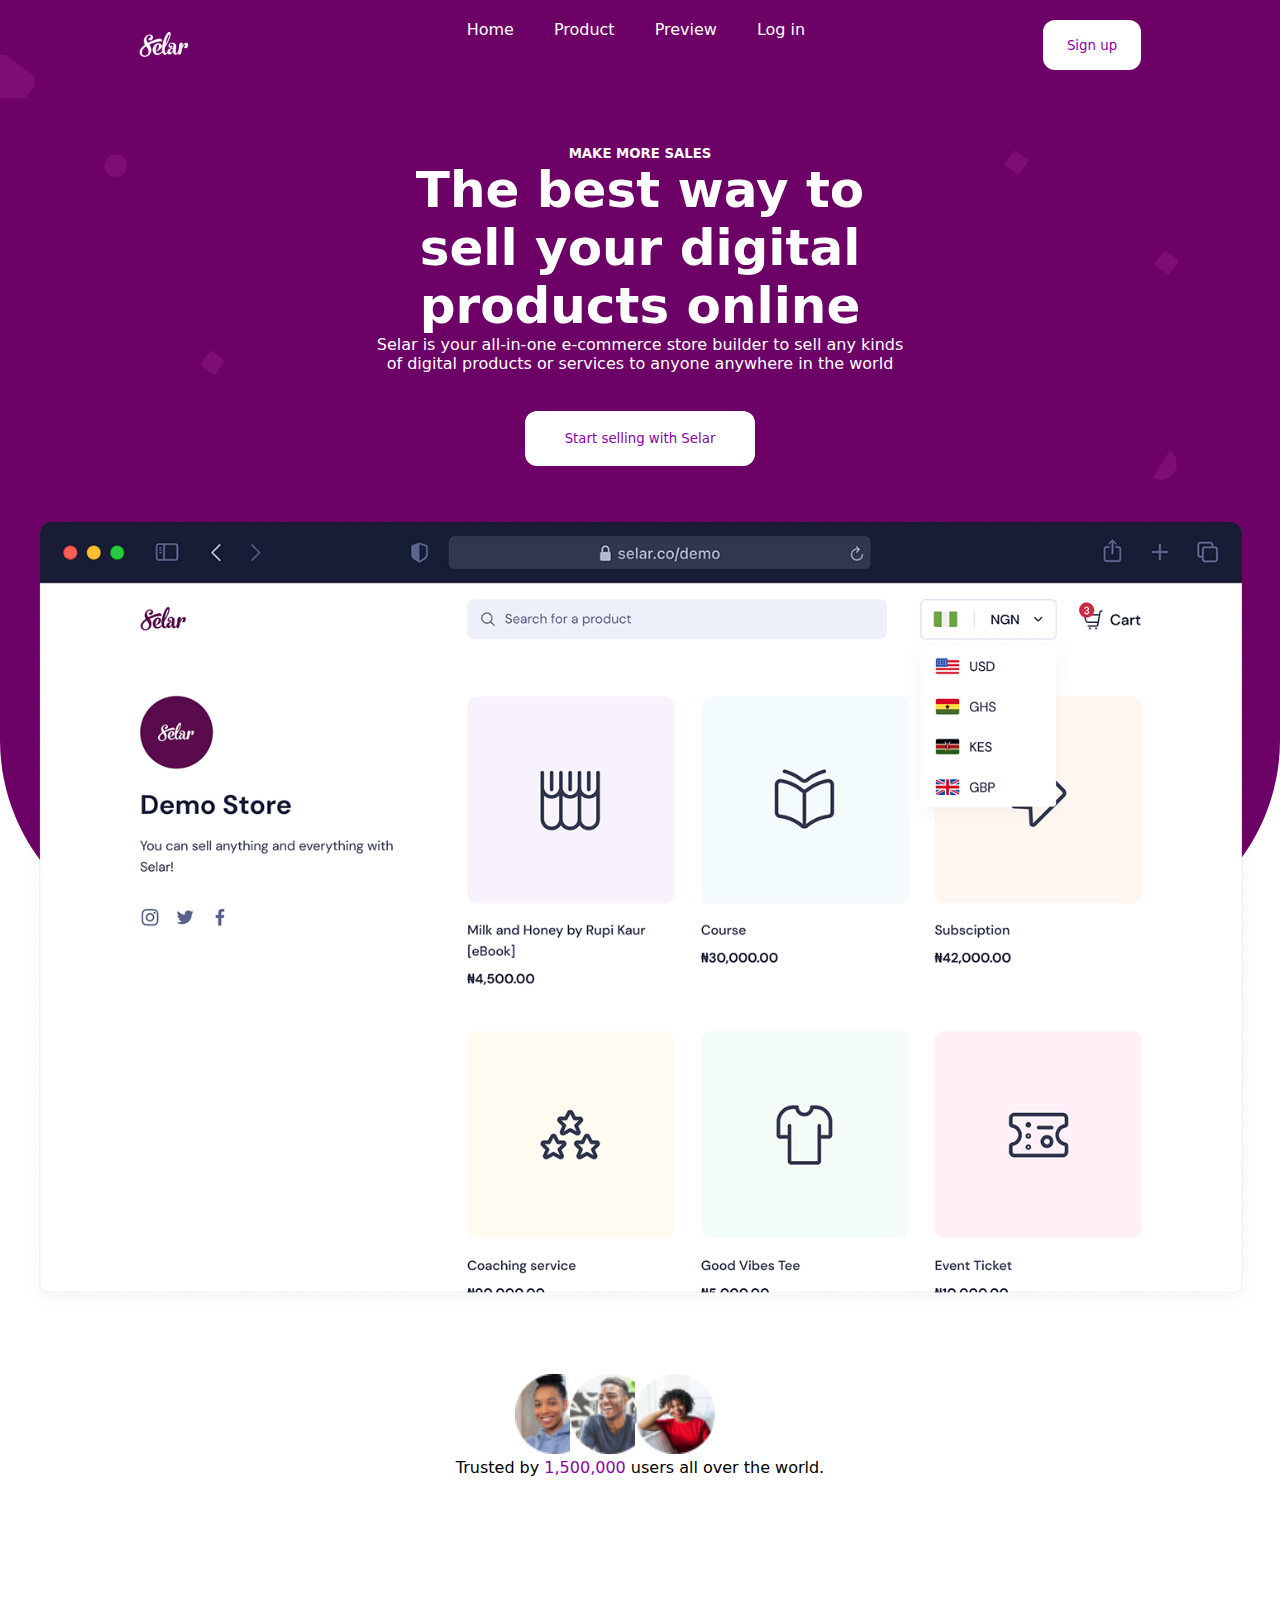
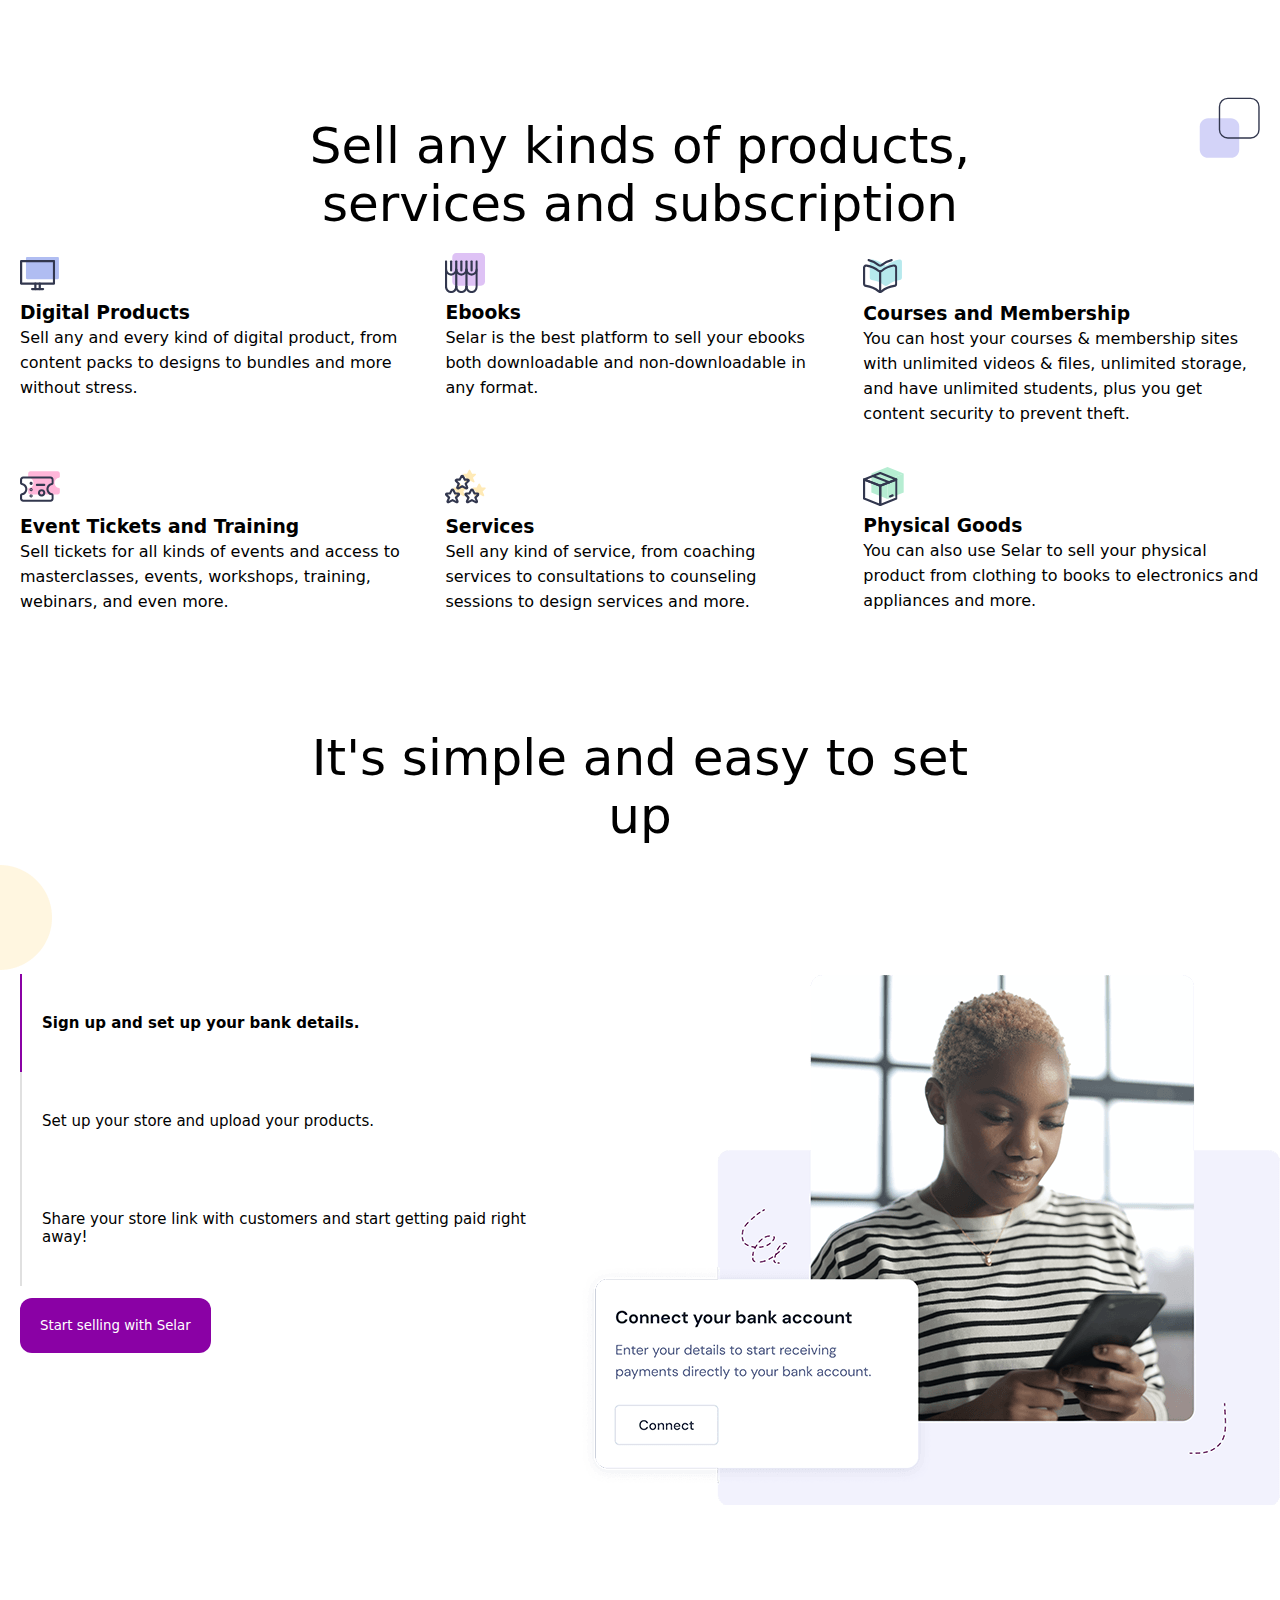
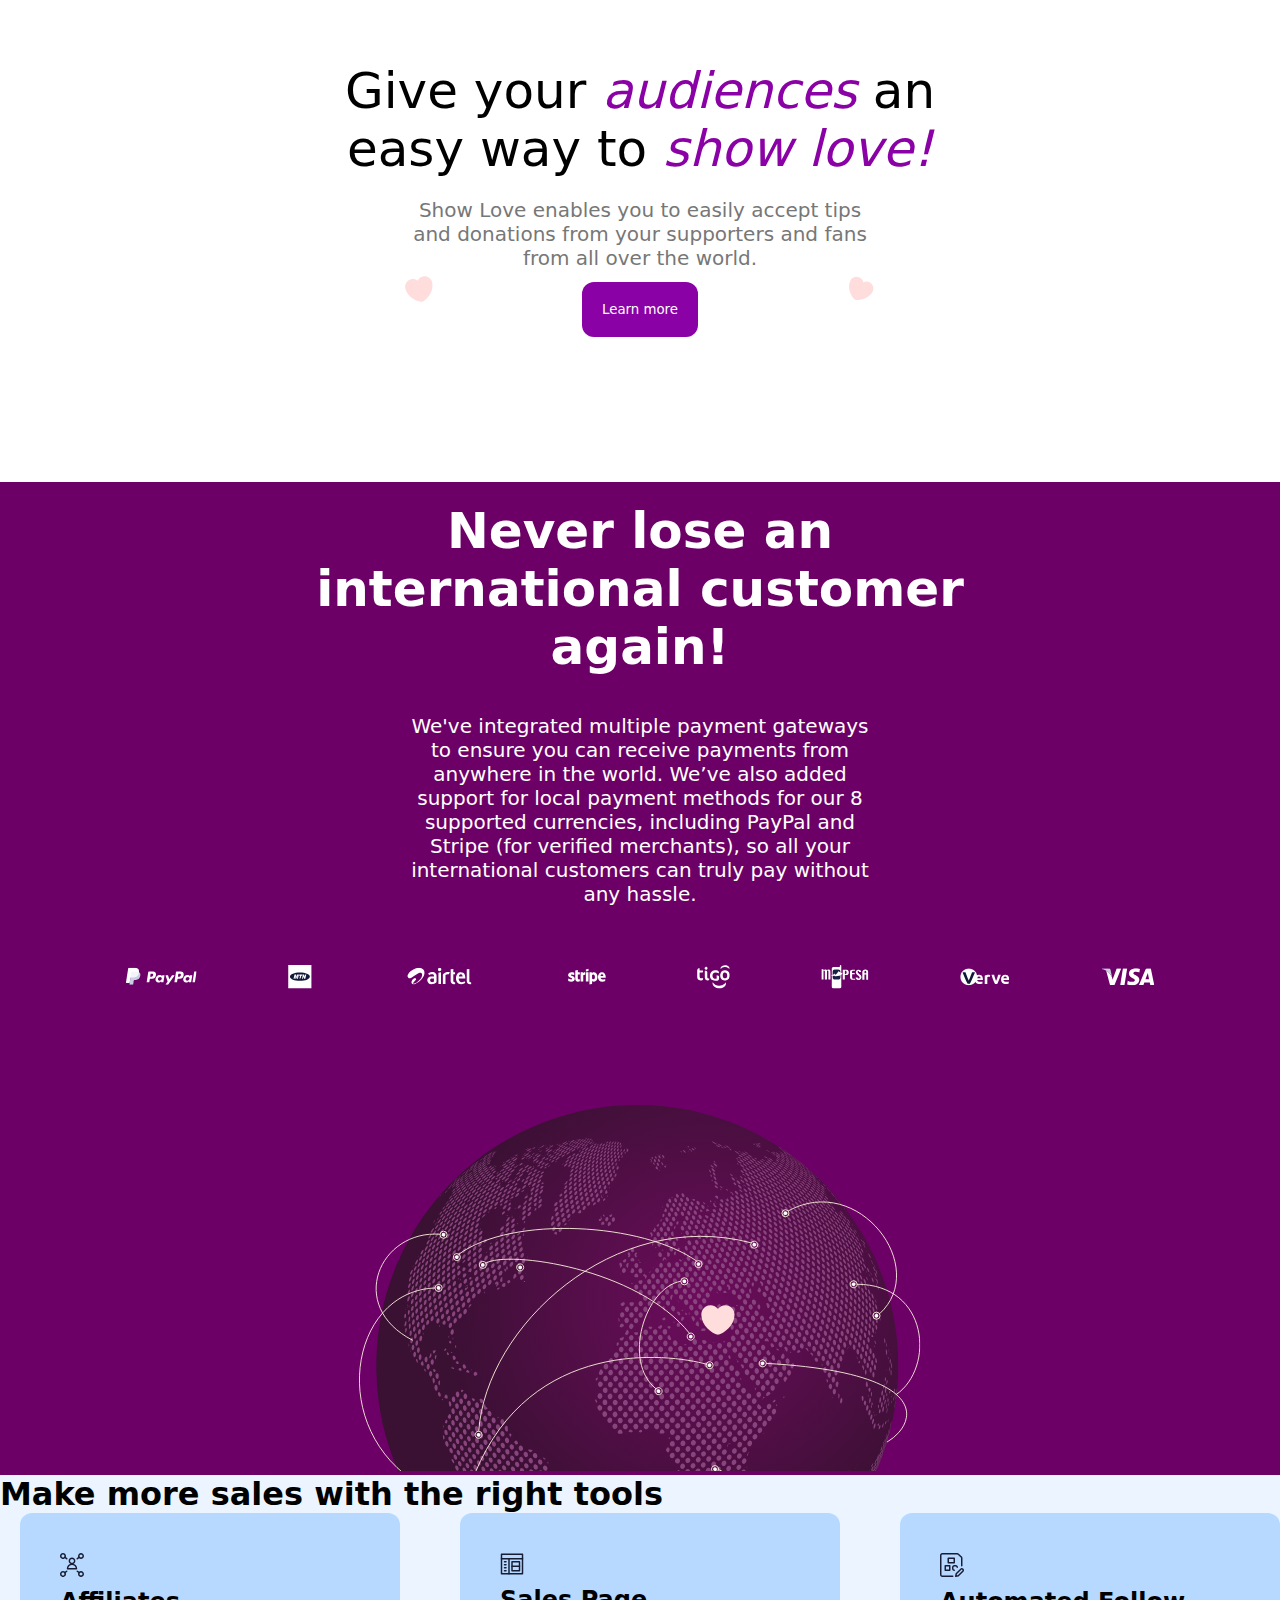
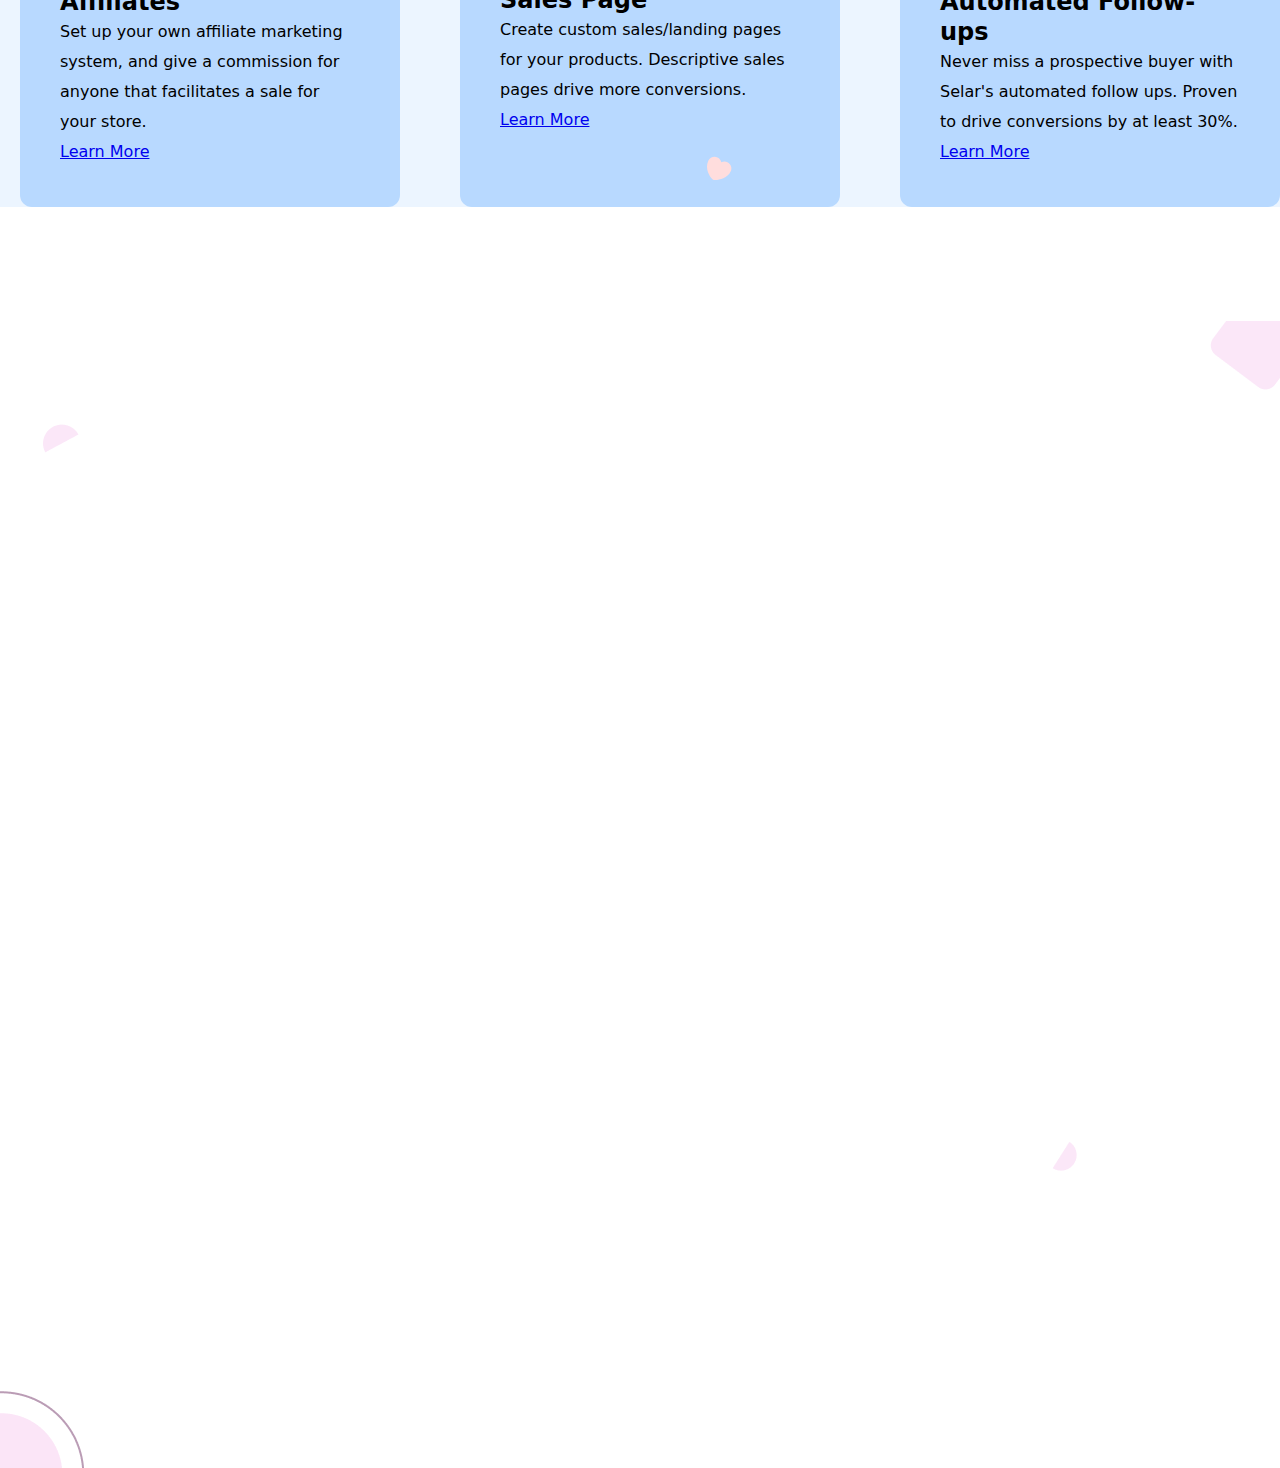
<file: index.html>
<!DOCTYPE html>
<html lang="en">
<head>
    <meta charset="UTF-8">
    <meta name="viewport" content="width=device-width, initial-scale=1.0">
    <title>The best way to sell digital product online-selar</title>
    <link rel="icon" type="image/x-icon" href="/images/fav.ico">
    <link rel="stylesheet" href="style.css">
</head>
<body>
    <section class="first">
        <nav>
            <img src="../images/selar-white-logo.png" alt="">
            <ul>
                <li><a href="./index.html">Home</a></li>
                <li><a href="../productPage/product.html">Product</a></li>
                <li><a href="../previewpage/preview.html">Preview</a></li>
                <li><a href="/verification/login.html">Log in</a></li>
            </ul>
            <button class="btn"><a href="/verification/signup.html" style="color:  rgb(138, 1, 165);" >Sign up</a></button>
        </nav>
        <br>
        <br>
        <br>
        <br>
        <div id="sale">  
            <h5>MAKE MORE SALES</h5>
            <h1>The best way to sell your digital products online</h1>
            <p>Selar is your all-in-one e-commerce store builder to sell any kinds of digital products or services 
            to anyone anywhere in the world</p>
            <br>
            <br>
            <button id="start"><a href="" style="color:  rgb(138, 1, 165);">Start selling with Selar</a></button>
        </div>
        <br>
        <br>
        <img class="hero" src="/images/hero_web.png" alt="">
        <img src="/images/home_bg1.png" alt="" class="bg1">
        <img src="/images/home_bg2.png" alt="" class="bg2">
        <img src="/images/home_bg2.png" alt="" class="bg22">
        <img src="/images/home_bg2.png" alt="" class="bg222">
        <img src="/images/home_bg3.png" alt="" class="bg3">
        <img src="/images/home_bg4.png" alt="" class="bg4">


        <br>
        <br>
        <br>
        <br>
        <div>
            <div id="set">
                <img src="/images/person_1.jpeg" alt="" class="img1">
                <img src="/images/person_2.jpeg" alt="" class="img2">
                <img src="/images/person_3.jpeg" alt="" class="img3">
            </div>
            <p>Trusted by <font style="color:  rgb(138, 1, 165);">1,500,000</font> users all over the world.</p>
        </div>
    </section> 
    <br> <br> <br>

    <section id="second">
        <img src="/images/shape1.svg" alt="" style="right: 20px; width: 80px; position: absolute;">
        <h2>Sell any kinds of products, services and subscription</h2>
        <div id="demo">

        </div>
        <br> <br> <br> <br> <br>
        <h2>It's simple and easy to set up</h2>
        <img src="/images/setup_bg_img.png" alt="">
        <div id="setup" style="display: flex;">
            <div>
                <h5 style="border-left: 2px solid rgb(138, 1, 165); padding: 40px 20px; font-size: 15px;">Sign up and set up your bank details.</h5>
                <p style="border-left: 2px solid rgb(224, 224, 224); padding: 40px 20px; font-size: 15px;">Set up your store and upload your products.</p>
                <p style="border-left: 2px solid rgb(224, 224, 224); padding: 40px 20px; font-size: 15px;">Share your store link with customers and start getting paid right away!</p>
                <button style="color:  white; background-color: rgb(138, 1, 165); margin: 12px 0; padding: 20px; border-radius: 12px; border: none;">Start selling with Selar</button>
            </div>
            <div><img src="/images/setup_img1.png" alt=""></div>
        </div>

        
        <br> <br> <br> <br> <br> <br> <br>
        <div style="text-align: center;">
            <h2 style="font-weight: 500;">Give your <em id="word" style="color: rgb(138, 1, 165);"></em> an easy way to <em style="color: rgb(138, 1, 165);">show love!</em></h2>
            <p style="color: rgb(119, 119, 119); font-size: 20px; padding: 0 400px;">Show Love enables you to easily accept tips and donations from your supporters and fans from all over the world.
            </p>
            <button style="color:  white; background-color: rgb(138, 1, 165); margin: 12px 0; padding: 20px; border-radius: 12px; border: none;">Learn more</button>
            <img src="/images/ani1.svg" alt="" class="ani1">
            <img src="/images/ani3.svg" alt="" class="ani3">
            <img src="/images/ani3.svg" alt="" class="ani33">
            <img src="/images/ani4.svg" alt="" class="ani4">
        </div>
    </section>
    <br> <br> <br> <br> <br> <br> <br>
    <section class="third">
        <h1 style="font-weight: 600; font-size: 50px; padding: 0 300px;">Never lose an international customer again!
        </h1> <br> <br>
        <p style="color: #ffff; font-size: 20px; padding: 0 400px;">We've integrated multiple payment gateways to 
            ensure you can receive payments from anywhere in the world. We’ve also added support for local payment 
            methods for our 8 supported currencies, including PayPal and Stripe (for verified merchants), so all your 
            international customers can truly pay without any hassle.

        </p> <br> <br>
        <div id="support"> 
            <img src="/images/paypal.svg" alt="">
            <img src="/images/mtn_logo.svg" alt="">
            <img src="/images/airtel_logo.svg" alt="">
            <img src="/images/stripe_logo.svg" alt="">
            <img src="/images/tigo_logo.svg" alt="">
            <img src="/images/mpesa.svg" alt="">
            <img src="/images/verve.svg" alt="">
            <img src="/images/visa.svg" alt="">
            
        </div>
        <br> <br> <br> <br><br>
        <img src="/images/globe.svg" alt="">
        <img src="/images/payment_img1.png" alt="" class="pay">
        <img src="/images/payment_img2.png" alt="" class="pay2">
        <img src="/images/payment_img3.png" alt="" class="pay3">
        <img src="/images/payment_img4.png" alt="" class="pay4">
    </section>
    <section class="forth">
        <h1>Make more sales with the right tools
        </h1>
        <div id="tools">

        </div>
    </section>
    


    <script src="script.js"></script>
</body>
</html
</file>
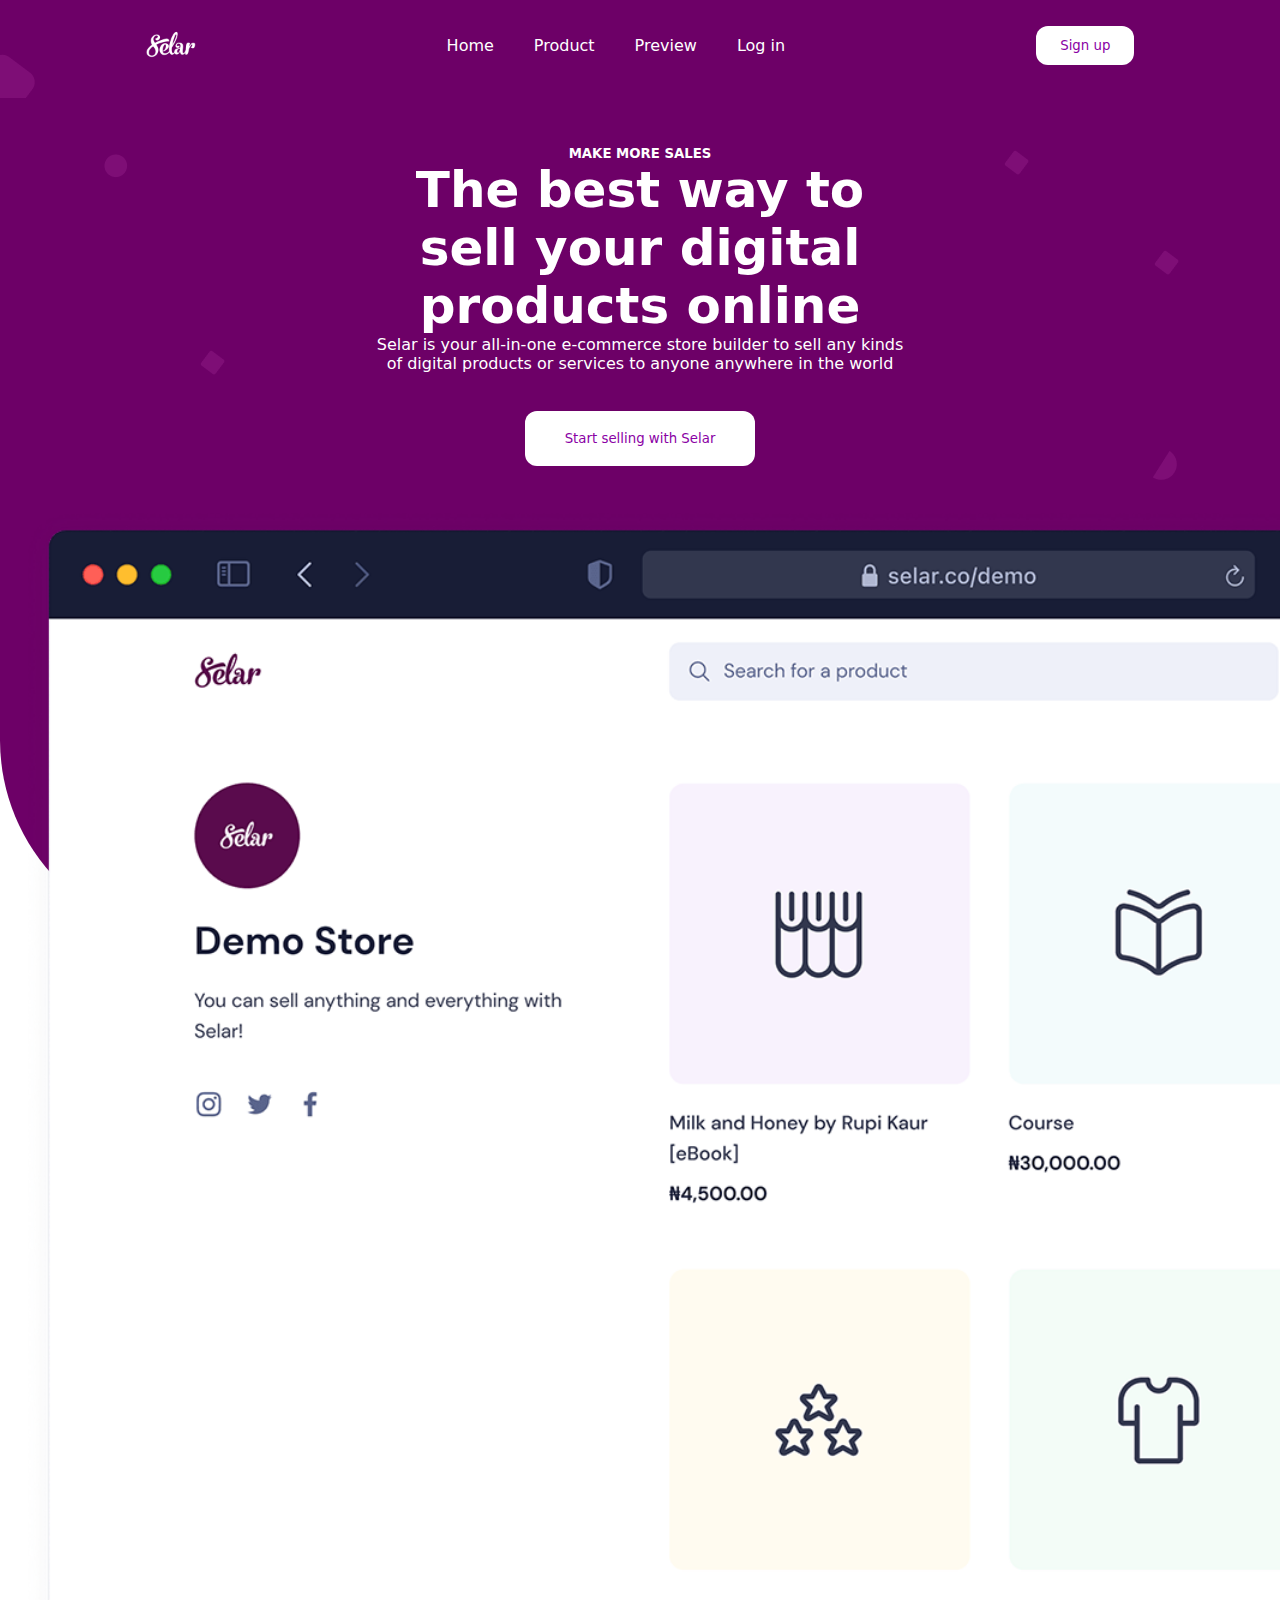
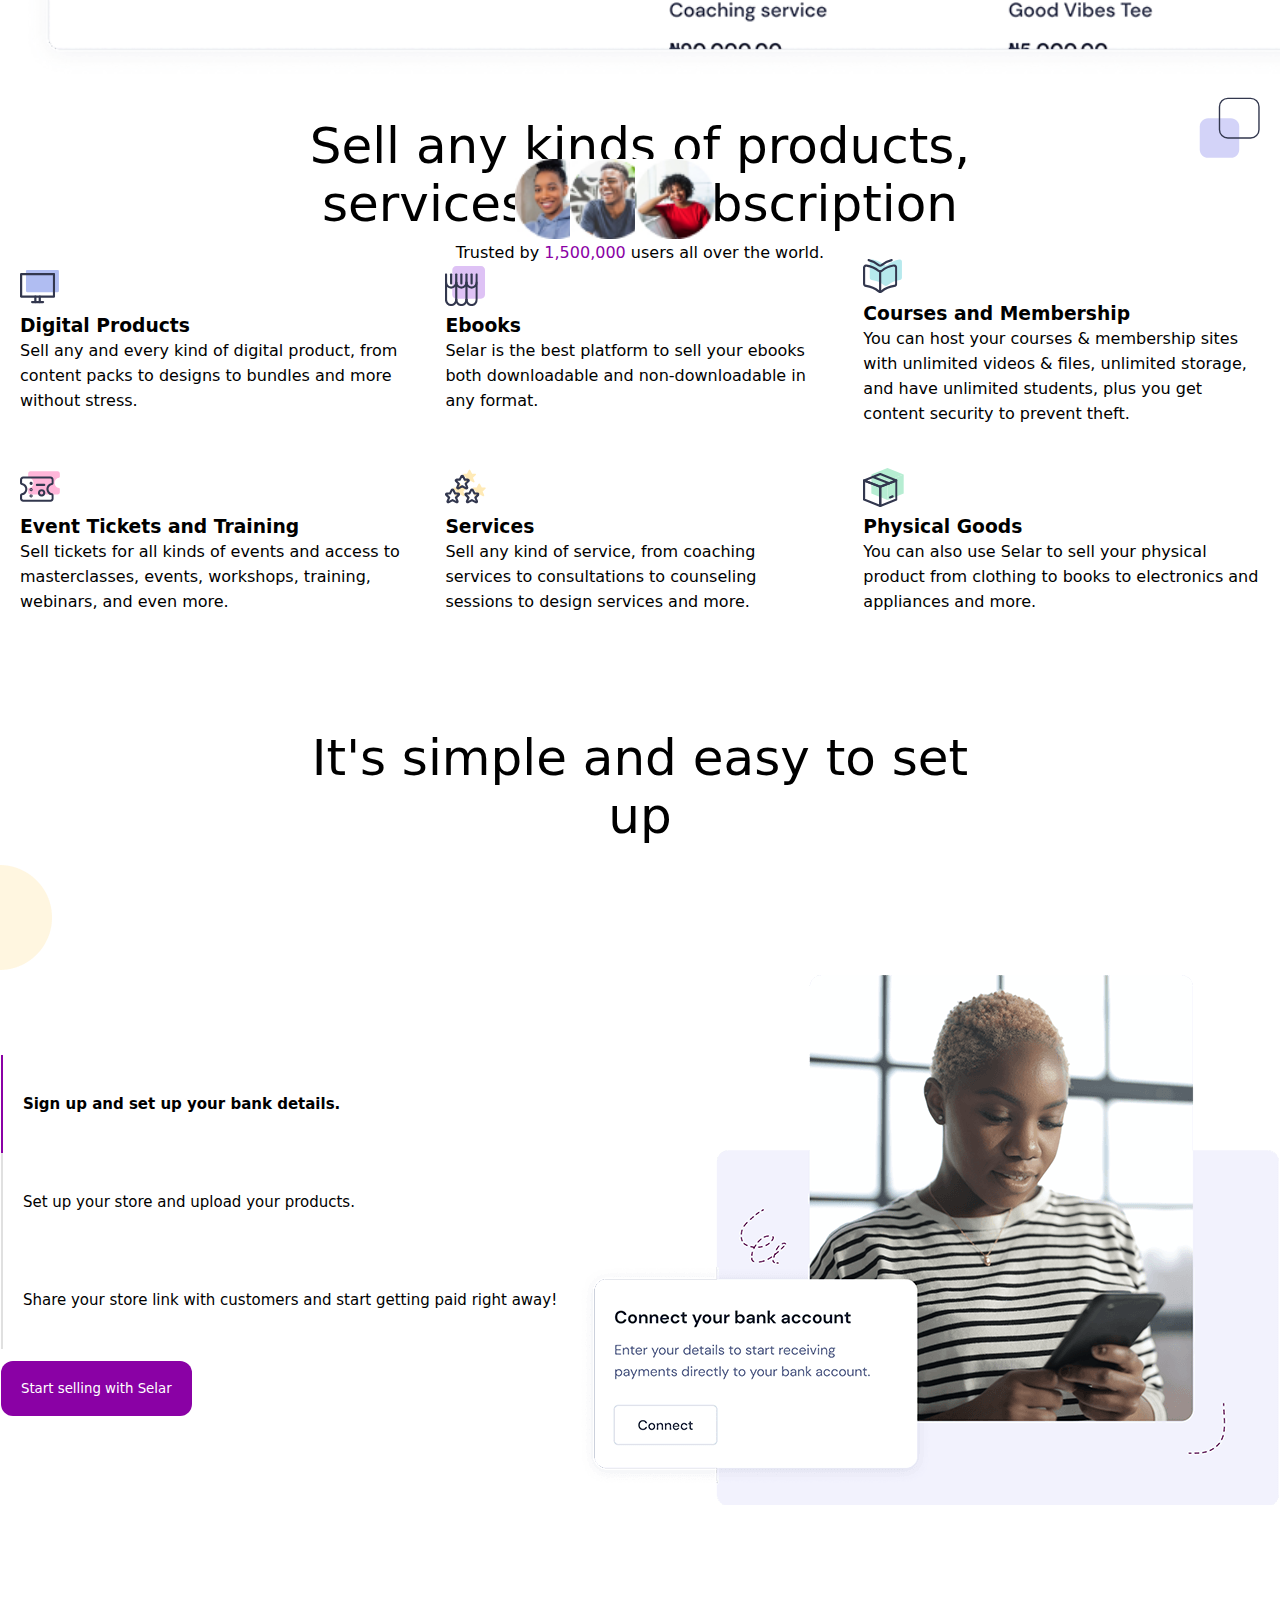
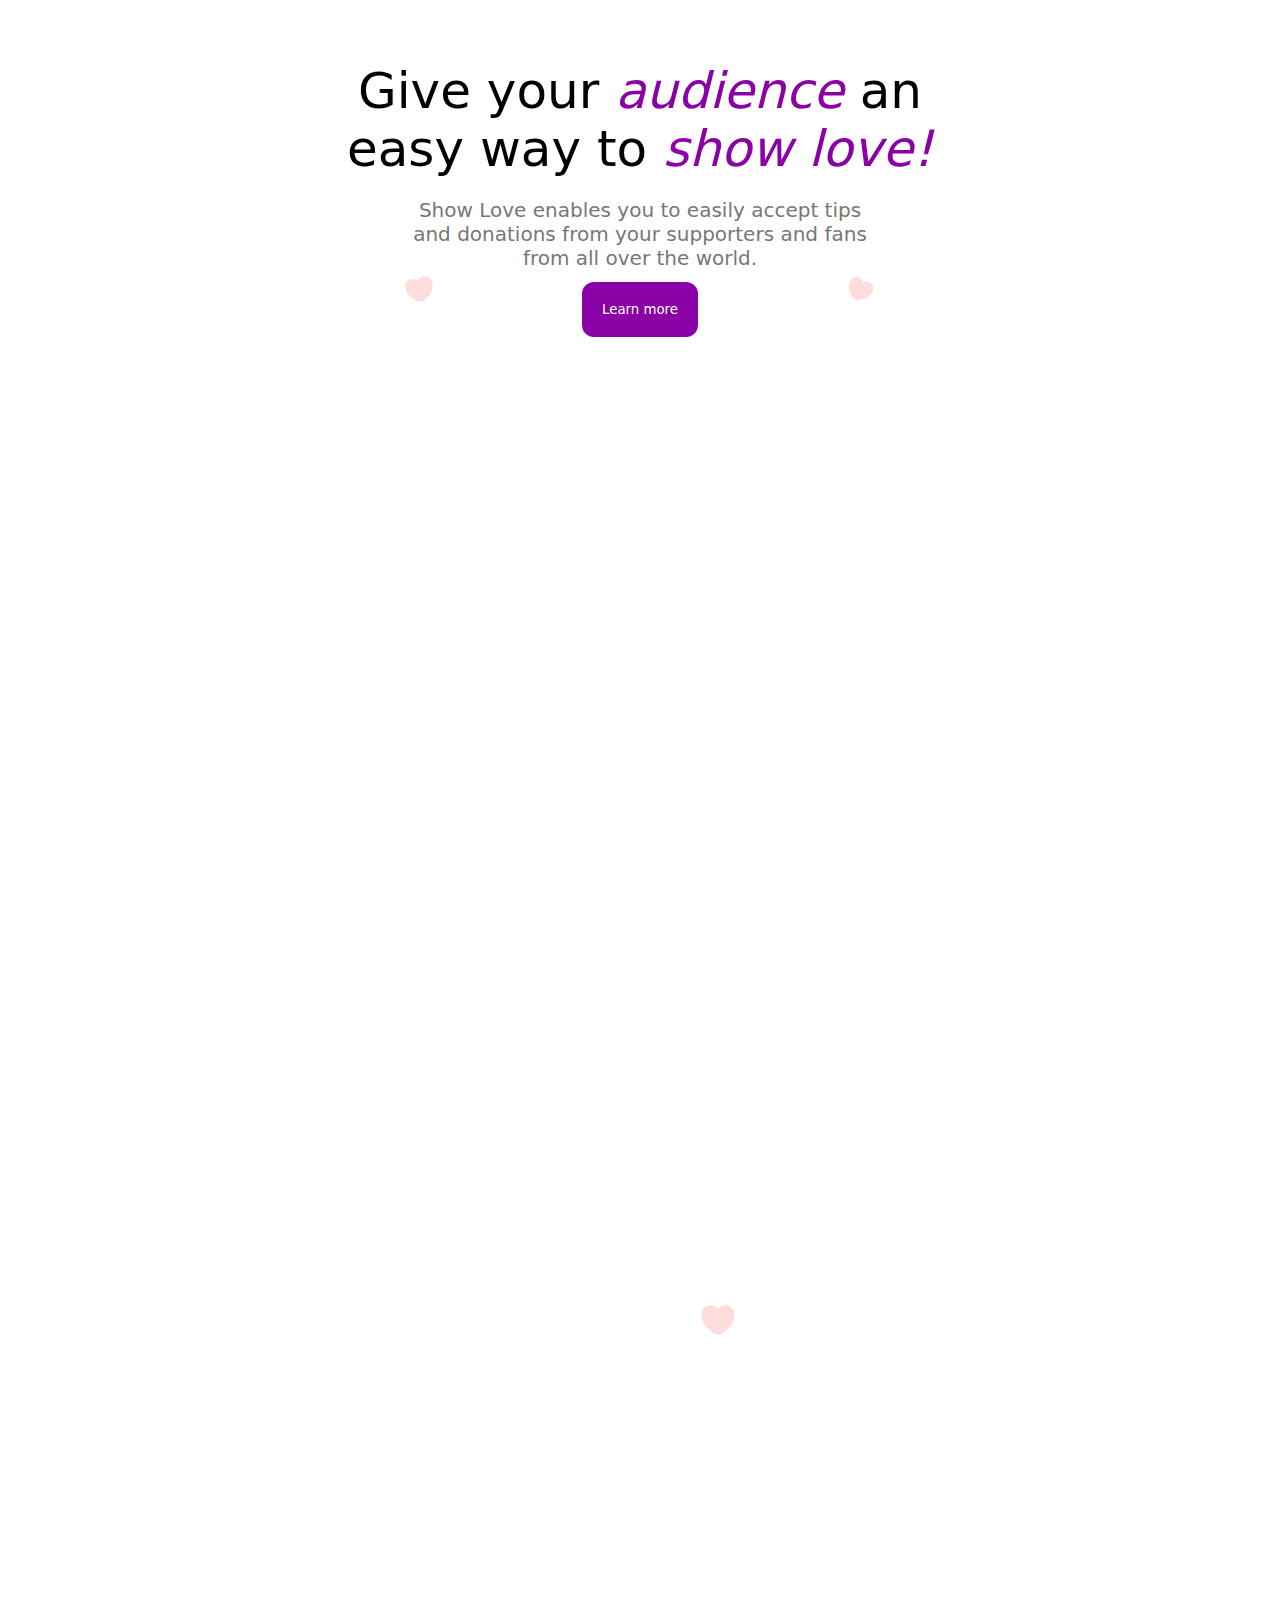
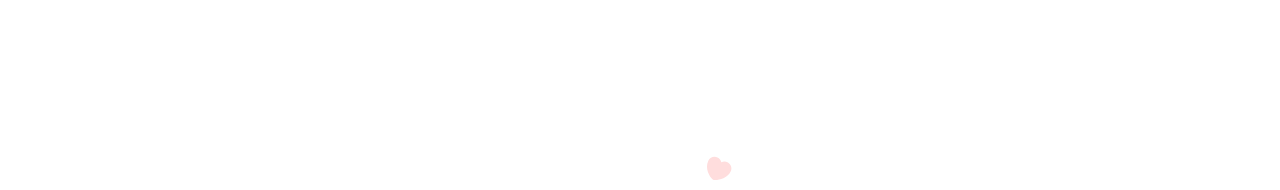
<file: homePage/index.html>
<!DOCTYPE html>
<html lang="en">
<head>
    <meta charset="UTF-8">
    <meta name="viewport" content="width=device-width, initial-scale=1.0">
    <title>The best way to sell digital product online-selar</title>
    <link rel="icon" type="image/x-icon" href="/images/fav.ico">
    <link rel="stylesheet" href="style.css">
</head>
<body>
    <section class="first">
        <nav>
            <img src="../images/selar-white-logo.png" alt="">
            <ul>
                <li><a href="./index.html">Home</a></li>
                <li><a href="../productPage/product.html">Product</a></li>
                <li><a href="../previewpage/preview.html">Preview</a></li>
                <li><a href="/verification/login.html">Log in</a></li>
            </ul>
            <button class="btn"><a href="/verification/signup.html" style="color:  rgb(138, 1, 165);" >Sign up</a></button>
        </nav>
        <br>
        <br>
        <br>
        <br>
        <div id="sale">  
            <h5>MAKE MORE SALES</h5>
            <h1>The best way to sell your digital products online</h1>
            <p>Selar is your all-in-one e-commerce store builder to sell any kinds of digital products or services 
            to anyone anywhere in the world</p>
            <br>
            <br>
            <button id="start"><a href="" style="color:  rgb(138, 1, 165);">Start selling with Selar</a></button>
        </div>
        <br>
        <br>
        <img class="hero" src="/images/hero_web.png" alt="">
        <img src="/images/home_bg1.png" alt="" class="bg1">
        <img src="/images/home_bg2.png" alt="" class="bg2">
        <img src="/images/home_bg2.png" alt="" class="bg22">
        <img src="/images/home_bg2.png" alt="" class="bg222">
        <img src="/images/home_bg3.png" alt="" class="bg3">
        <img src="/images/home_bg4.png" alt="" class="bg4">


        <br>
        <br>
        <br>
        <br>
        <div>
            <div id="set">
                <img src="/images/person_1.jpeg" alt="" class="img1">
                <img src="/images/person_2.jpeg" alt="" class="img2">
                <img src="/images/person_3.jpeg" alt="" class="img3">
            </div>
            <p>Trusted by <font style="color:  rgb(138, 1, 165);">1,500,000</font> users all over the world.</p>
        </div>
    </section> 
    <br> <br> <br>

    <section id="second">
        <img src="/images/shape1.svg" alt="" style="right: 20px; width: 80px; position: absolute;">
        <h2>Sell any kinds of products, services and subscription</h2>
        <div id="demo">

        </div>
        <br> <br> <br> <br> <br>
        <h2>It's simple and easy to set up</h2>
        <img src="/images/setup_bg_img.png" alt="">
        <div id="setup" style="display: flex;">
            <div>
                <h5 style="border-left: 2px solid rgb(138, 1, 165); padding: 40px 20px; font-size: 15px;">Sign up and set up your bank details.</h5>
                <p style="border-left: 2px solid rgb(224, 224, 224); padding: 40px 20px; font-size: 15px;">Set up your store and upload your products.</p>
                <p style="border-left: 2px solid rgb(224, 224, 224); padding: 40px 20px; font-size: 15px;">Share your store link with customers and start getting paid right away!</p>
                <button style="color:  white; background-color: rgb(138, 1, 165); margin: 12px 0; padding: 20px; border-radius: 12px; border: none;">Start selling with Selar</button>
            </div>
            <div><img src="/images/setup_img1.png" alt=""></div>
        </div>

        
        <br> <br> <br> <br> <br> <br> <br>
        <div style="text-align: center;">
            <h2 style="font-weight: 500;">Give your <em id="word" style="color: rgb(138, 1, 165);"></em> an easy way to <em style="color: rgb(138, 1, 165);">show love!</em></h2>
            <p style="color: rgb(119, 119, 119); font-size: 20px; padding: 0 400px;">Show Love enables you to easily accept tips and donations from your supporters and fans from all over the world.
            </p>
            <button style="color:  white; background-color: rgb(138, 1, 165); margin: 12px 0; padding: 20px; border-radius: 12px; border: none;">Learn more</button>
            <img src="/images/ani1.svg" alt="" class="ani1">
            <img src="/images/ani3.svg" alt="" class="ani3">
            <img src="/images/ani3.svg" alt="" class="ani33">
            <img src="/images/ani4.svg" alt="" class="ani4">
        </div>
    </section>
    


    <script src="script.js"></script>
</body>
</html
</file>
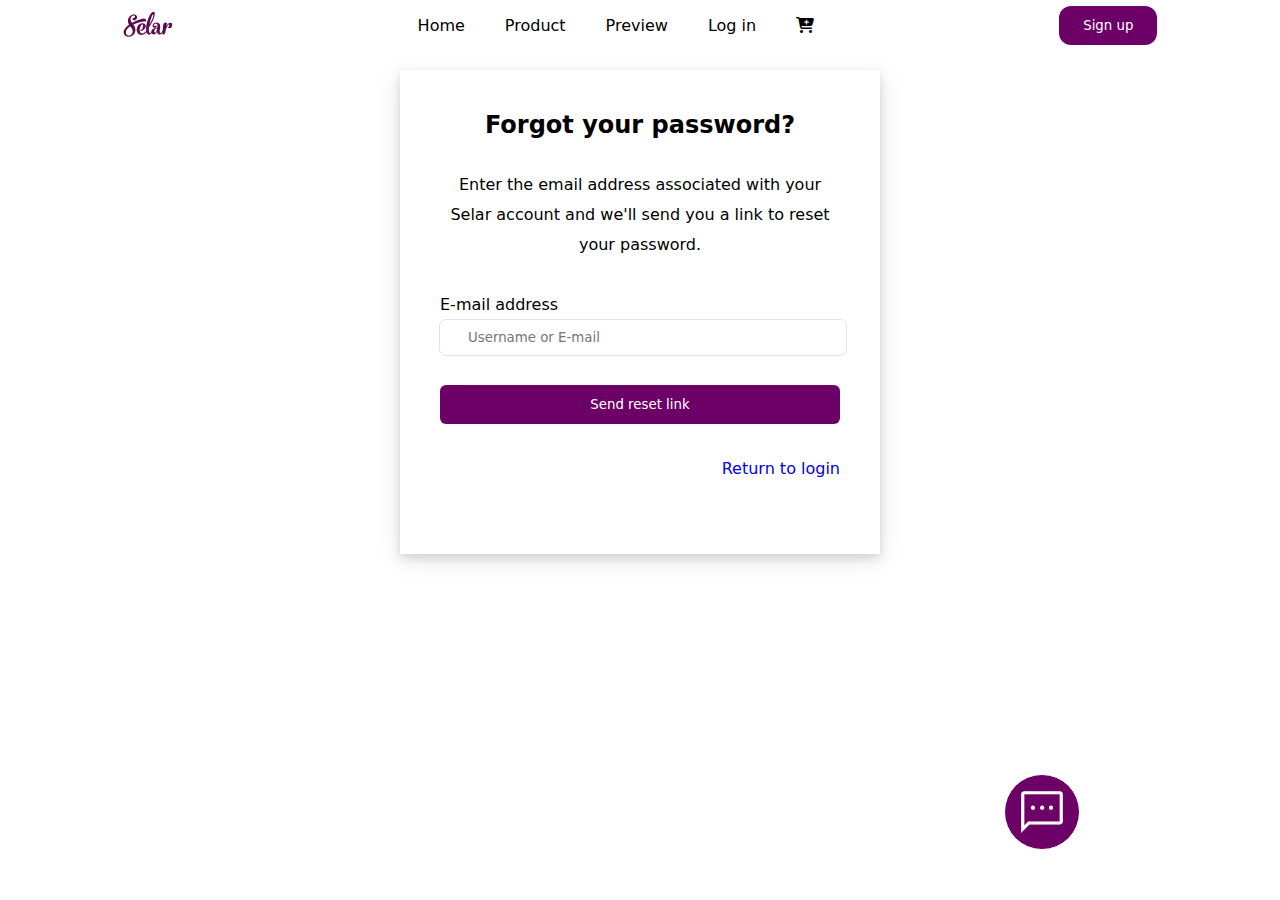
<file: verification/forgot.html>
<!DOCTYPE html>
<html lang="en">
  <head>
    <meta charset="UTF-8" />
    <meta name="viewport" content="width=device-width, initial-scale=1.0" />
    <title>Log in- Saler</title>
    <link rel="icon" type="image/x-icon" href="/images/fav.ico" />
    <link rel="stylesheet" href="https://fonts.googleapis.com/css2?family=Material+Symbols+Outlined:opsz,wght,FILL,GRAD@20..48,100..700,0..1,-50..200&icon_names=sms" />
    <link rel="stylesheet" href="verify.css" />    
    <link rel="stylesheet" href="https://cdnjs.cloudflare.com/ajax/libs/font-awesome/6.7.2/css/all.min.css">

  </head>
  <body>
    <nav>
      <img src="../images/selar-logo-small.png" alt="" />
      <ul>
        <li><a href="/index.html">Home</a></li>
        <li><a href="../productPage/product.html">Product</a></li>
        <li><a href="../productPage/preview.html">Preview</a></li>
        <li><a href="/verification/login.html">Log in</a></li>
        <li>
          <a href="/productPage/cart.html"><i class="fa-solid fa-cart-plus"></i></a>
        </li>
      </ul>
      <button class="btn">
        <a href="/verification/signup.html">Sign up</a>
      </button>
    </nav>
    <span class="material-symbols-outlined">
      sms
      </span>
    <div class="card">
      <h2 style="text-align: center;">Forgot your password?</h2 > <br>
      <p style="text-align: center;">
        Enter the email address associated with your Selar account and we'll send you a link to reset your password.</p>
      <br />
      <label for="">E-mail address</label><br />
      <input type="text" placeholder="Username or E-mail" id="name" /><br />
      <p id="mail"></p> <br>

      <button id="login">Send reset link</button> <br>  <br>

      <p style="text-align: right;">
        <a href="/verification/login.html" style="text-decoration: none;" 
          >Return to login</a
        >
      </p> <br>
    </div>

    

    <script src="verify.js"></script>
  </body>
</html>
</file>
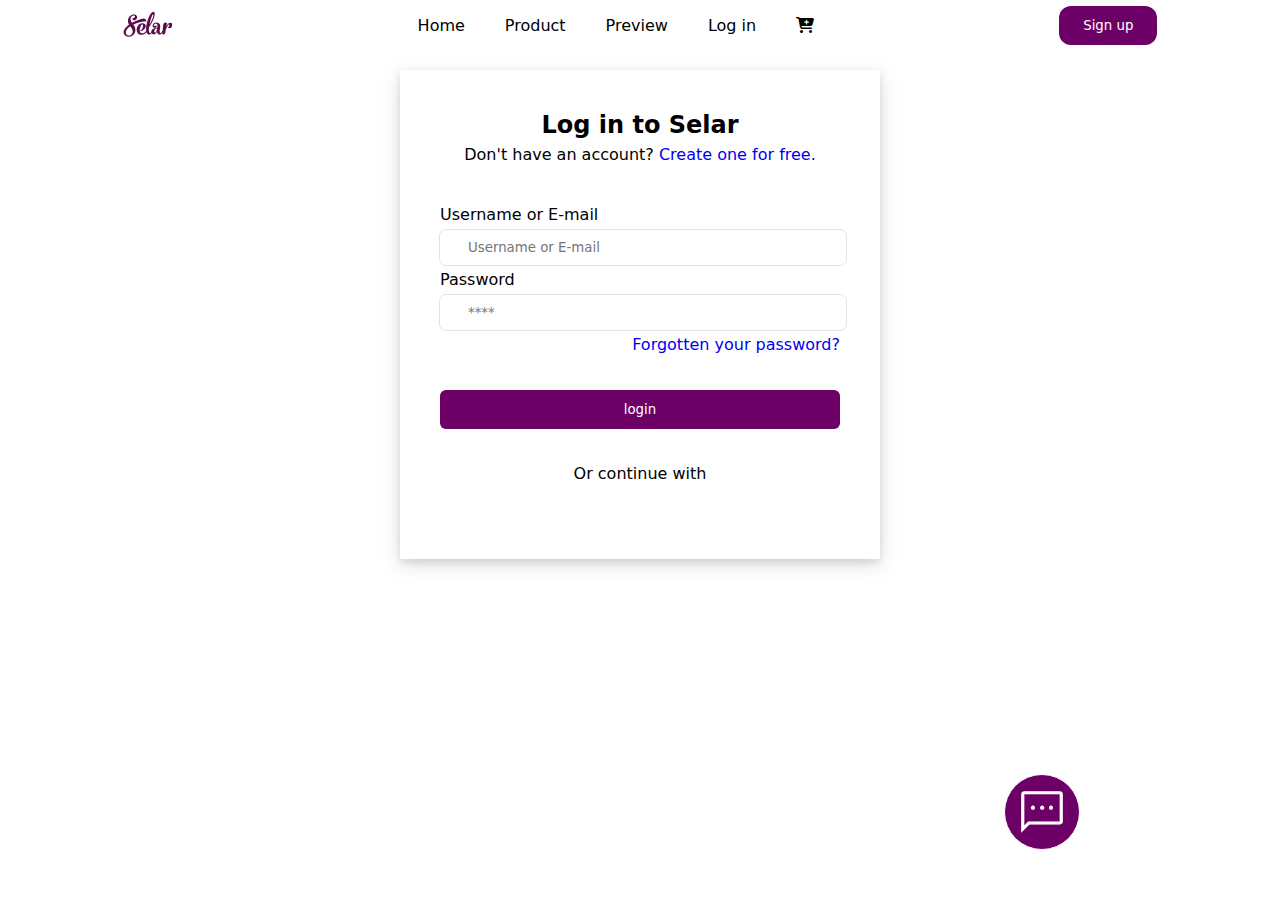
<file: verification/login.html>
<!DOCTYPE html>
<html lang="en">
  <head>
    <meta charset="UTF-8" />
    <meta name="viewport" content="width=device-width, initial-scale=1.0" />
    <title>Log in- Saler</title>
    <link rel="stylesheet" href="https://fonts.googleapis.com/css2?family=Material+Symbols+Outlined:opsz,wght,FILL,GRAD@20..48,100..700,0..1,-50..200&icon_names=sms" />
    <link rel="icon" type="image/x-icon" href="/images/fav.ico" />
    <link rel="stylesheet" href="verify.css" />    
    <link rel="stylesheet" href="https://cdnjs.cloudflare.com/ajax/libs/font-awesome/6.7.2/css/all.min.css">

  </head>
  <body>
    <nav>
      <img src="../images/selar-logo-small.png" alt="" />
      <ul>
        <li><a href="/index.html">Home</a></li>
        <li><a href="../productPage/product.html">Product</a></li>
        <li><a href="../productPage/preview.html">Preview</a></li>
        <li><a href="/verification/login.html">Log in</a></li>
        <li>
          <a href="/productPage/cart.html"><i class="fa-solid fa-cart-plus"></i></a>
        </li>
      </ul>
      <span class="material-symbols-outlined">
        dehaze
        </span>
      <button class="btn">
        <a href="/verification/signup.html">Sign up</a>
      </button>
    </nav>
    <span class="material-symbols-outlined">
      sms
      </span>
    <div class="card">
      <h2 style="text-align: center;">Log in to Selar</h2 >
      <p style="text-align: center;">
        Don't have an account?
        <a href="/verification/signup.html" style="text-decoration: none"
          >Create one for free.</a
        >
      </p>
      <br />
      <label for="">Username or E-mail</label><br />
      <input type="text" placeholder="Username or E-mail" id="name" /><br />
      <p id="mail"></p>

      <label for="">Password</label><br />
      <input type="text" placeholder="****" id="pass" /><br />
      <p id="word"></p>
      <p style="text-align: right;">
        <a href="/verification/forgot.html" style="text-decoration: none;" 
          >Forgotten your password?</a
        >
      </p> <br>
      <button id="login">login</button> <br>  <br>

      <p style="text-align: center;">Or continue with</p> <br> 
      <div id="list">

      </div>
</file>
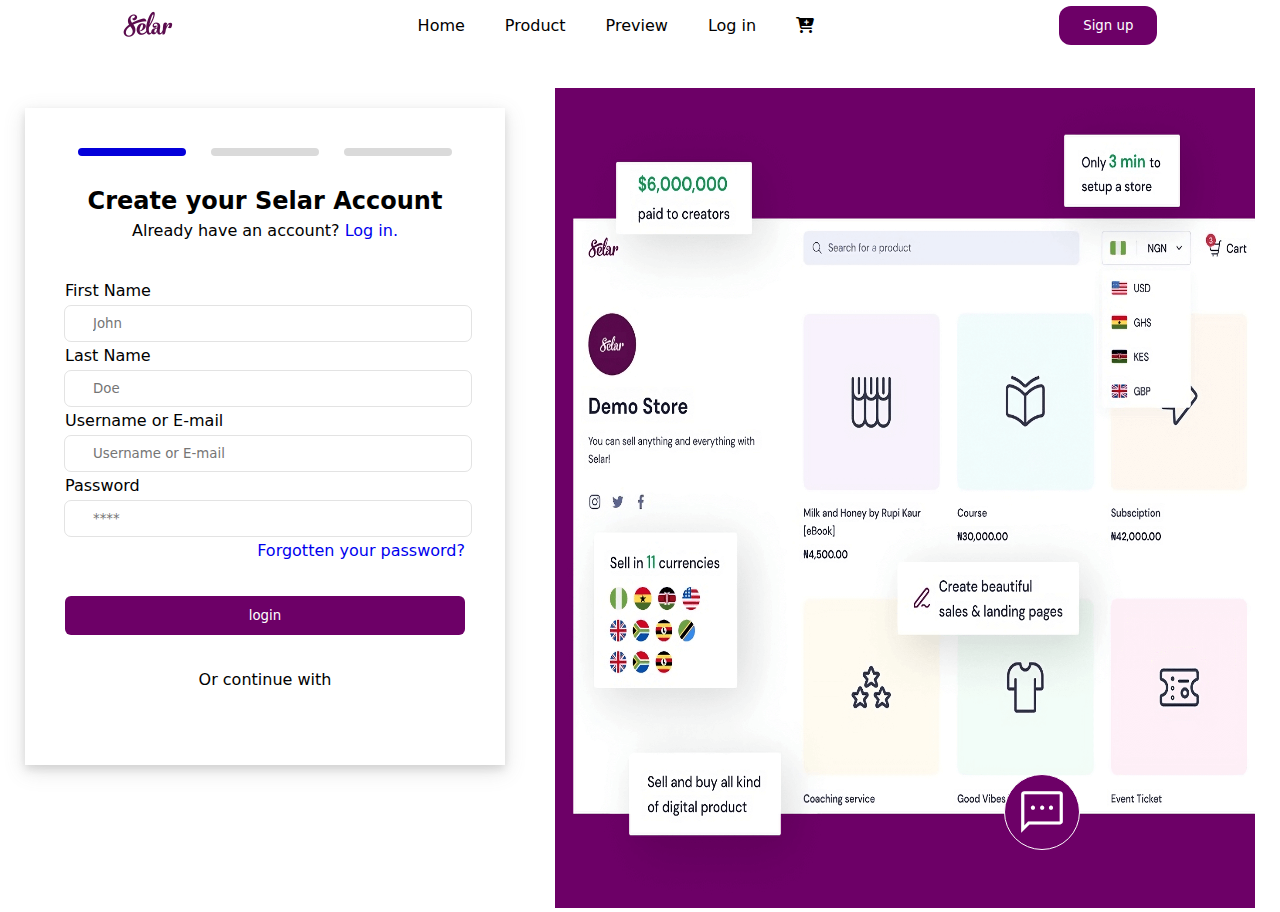
<file: verification/signup.html>
<!DOCTYPE html>
<html lang="en">
  <head>
    <meta charset="UTF-8" />
    <meta name="viewport" content="width=device-width, initial-scale=1.0" />
    <title>Log in- Saler</title>
    <link rel="icon" type="image/x-icon" href="/images/fav.ico" />
    <link rel="stylesheet" href="https://fonts.googleapis.com/css2?family=Material+Symbols+Outlined:opsz,wght,FILL,GRAD@20..48,100..700,0..1,-50..200&icon_names=sms" />
    <link rel="stylesheet" href="verify.css" />    
    <link rel="stylesheet" href="https://cdnjs.cloudflare.com/ajax/libs/font-awesome/6.7.2/css/all.min.css">

  </head>
  <body>
    <nav>
      <img src="../images/selar-logo-small.png" alt="" />
      <ul id="navlink">
        <li><a href="/index.html">Home</a></li>
        <li><a href="../productPage/product.html">Product</a></li>
        <li><a href="/productPage/preview.html">Preview</a></li>
        <li><a href="/verification/login.html">Log in</a></li>
        <li>
          <a href="/productPage/cart.html"><i class="fa-solid fa-cart-plus"></i></a>
        </li>
      </ul>
      <button class="btn">
        <a href="/verification/signup.html">Sign up</a>
      </button>
    </nav>  <br><br>
    <span class="material-symbols-outlined">
      sms
      </span>

    <div class="general">

        <div class="card">
            <pre style="display: flex;">

                <hr style="width: 100px; border: 4px solid rgb(4, 0, 218); border-radius: 12px;"> 
                <hr style="width: 100px; border: 4px solid rgb(218, 218, 218); border-radius: 12px;">
                <hr style="width: 100px; border: 4px solid rgb(218, 218, 218); border-radius: 12px;">  
            </pre> <br>

          <h2 style="text-align: center;">Create your Selar Account</h2 >
          <p style="text-align: center;">
            Already have an account?
            <a href="/verification/login.html" style="text-decoration: none"
              >Log in.</a
            >
          </p>
          <br />
          <label for="" id="last">First Name</label>
          <input type="text" placeholder="John" id="output">
    
          <label for="" id="last">Last Name</label>
          <input type="text" placeholder="Doe" id="output">
    
          <label for="">Username or E-mail</label><br />
          <input type="text" placeholder="Username or E-mail" id="name" /><br />
          <p id="mail"></p>
    
          <label for="">Password</label><br />
          <input type="text" placeholder="****" id="pass" /><br />
          <p id="word"></p>
          <p style="text-align: right;">
            <a href="/verification/forgot.html" style="text-decoration: none;" 
              >Forgotten your password?</a
            >
          </p> <br>
          <button id="login">login</button> <br>  <br>
    
          <p style="text-align: center;">Or continue with</p> <br> 
          <div id="list">
    
          </div>
        </div>

        <div class="store">
            <img src="/images/store-mockup.png" alt="" class="storeimg">
        </div>
    </div>

    <script src="verify.js"></script>
  </body>
</html>
</file>
<file: style.css>
* {
    padding: auto;
    /* overflow: hidden; */
    margin: 0;
  font-family: system-ui, -apple-system, BlinkMacSystemFont, "Segoe UI", Roboto,
    Oxygen, Ubuntu, Cantarell, "Open Sans", "Helvetica Neue", sans-serif;
}
/* .fa-solid, .fa-bars, .fa-solid, .fa-xmark{
  display: none;

} */

#setup{
  display: flex;
}
/* Keep existing styles, then add: */

.testimonial-card {
  position: relative;
  background: #fff;
  width: 500px;
  padding: 30px;
  border-radius: 15px;
  box-shadow: 0 4px 12px rgba(0,0,0,0.1);
  display: flex;
  align-items: center;
  transition: transform 0.7s ease;
  margin: auto;
  /* text-align: center; */
  /* margin-top: 20px; */
}

.testimonial-card.flip-next {
  transform: rotateY(-180deg);
}

.testimonial-card.flip-prev {
  transform: rotateY(180deg);
}

.testimonial-section {
  perspective: 1000px;
  
}

.testimonial-image img{
  width: 150px;
}



.six{
  background-color: rgb(109, 0, 103);
  height: 350px;
  /* align-items: center; */
  padding-top: 20px;

  /* margin: auto;
  text-align: center; */
}

nav{
    display: flex;
    justify-content: space-around;
}
.material-symbols-outlined{
  font-size: 50px; border: 1px solid white; border-radius: 60%; padding: 12px; 
        color: white; background-color: rgb(109, 0, 103);
        position: fixed;
        right: 50px;
        bottom: 50px;
}

.first {
  background-color: rgb(109, 0, 103);
  border-radius: 0 0 200px 200px;
  text-align: center;
  padding: 20px;
  height: 900px;
}

nav img {
  width: 50px;
}

nav ul {
  display: flex;
  justify-content: space-between;
  gap: 40px;
  text-align: center;
  list-style: none;
}

.nav-btn{
    margin: 6px;
    border: none;
    outline: 1px thin solid;
    border-radius: 100%;
    padding: 10px;
}

.hero{
    width: 100%;
}

.bg4{
  position: absolute;
  top: 50px;
  left: 0;
}

.bg1{
  position: absolute;
  top: 150px;
  left: 100px;
}

.bg2{
  position: absolute;
  top: 350px;
  left: 200px;
}

.bg22, .bg222{
  position: absolute;
}
.bg222{
  top: 250px;
  right: 100px;
}

.bg22{
  top: 150px;
  right: 250px;
}
.bg3{
  position: absolute;
  top: 450px;
  right: 100px;
}
nav a {
  text-decoration: none;
  color: white;
}

.btn {
  background-color: white;
  border: none;
  border-radius: 12px;
  padding: 12px 24px;
}

.first h1 {
  /* font-weight: 900; */
  font-size: 50px;
  /* padding: 0 350px; */
  margin-top: 0;

}

.first h5{
    margin-bottom: 0;
}

#sale{
    padding: 0 350px;
    color: white;
    margin: auto;
}

#start{
    background-color: white;
    padding: 20px 40px;
    border-radius: 12px;
    border: none;
}

#start a{
    text-decoration: none;
}
#set img{
  width: 80px;

}
#setup{
  margin-left: 20px;
}
.img1, .img2, .img3{
  position: relative;
}
.img1{
  left: 0;
}

.img2{
  right: 30px;
}
.img3{
  right: 50px;
}

#second{
  margin-top: 700px;
}

#second h2{
  text-align: center;
  font-size: 50px;
  padding: 20px 300px;
  font-weight: 400;
}

#demo{
  display: grid;
  grid-template-columns: auto auto auto;
  gap: 40px;
  margin: 0 20px;
  line-height: 25px;
}

.ani1, .ani3, .ani33, .ani4{
  width: 40px;
  position: absolute;
}
.ani1{
  top: 500%;
}
.ani4{
  left: 400px;
}
.ani3{
  right: 400px;
}
.ani33{
  top: 550%;
}

.third{
  color: white;
  background-color: rgb(109, 0, 103);
  text-align: center;
  padding: 20px 0 0 0;
}
#support{
 display: flex;
  /*grid-template-columns: auto auto auto auto; */
  flex-wrap: wrap;
  /* gap: 40px; */
  justify-content: space-around;
  margin: 20px 80px;
}
.pay{
  position: absolute;
  left: 0;
  top: 697%;
}
.pay2{
  position: absolute;
  right: 0;
  top: 568vh;
}

.pay3{
  position: absolute;
  left: 40px;
  top: 590%;
}
.pay4{
  position: absolute;
  right: 200px;
  top: 680vh;
}

.tools-class{
  
    display: grid;
    grid-template-columns: auto auto auto;
    gap: 40px;
    margin: 0 20px;
    line-height: 25px;
  
}

.forth{
  background-color: rgb(236, 245, 255);
  /* overflow: hidden; */
}

.more{
  text-align: center;
 font-size: 40px;
 font-weight: 400;
  
}
.item{
  background-color: rgb(184, 217, 255);
  padding: 40px;
  width: 300px;
 line-height: 30px;
 border-radius: 12px;
}
.fifth{
  text-align: center;
}

.saler-book{
  /* width: 300px; */
  height: 400px;
}

#part{
  display: flex;
  /* justify-content: space-around; */
  margin: 20px;
  margin-inline: 10px;
}
.part1{
  margin: 40px 100px 0 15px;
  text-align: left;
  padding-top: 50px;

}
.seven{
  background-color: rgb(236, 245, 255);
  padding: 50px;
}
.part1 p{
  padding-right: 100px;
  font-size: 20px;
}
.part1 h1{
  font-size: 40px;
  font-weight: 500;
}
.book{
  margin: 0 100px;
}
.dot, .dot2, .dot3, .dot4{
  position: absolute;
}
.dot{
 top: 893vh;
 left: 0;
}
.dot2{
  top: 899vh;
  right: 40px;
 }
 .dot3{
  top: 970vh;
  right: 40px;
 }
 .dot4{
  top: 893vh;
  left: 500px;
 }
 .eight{
  text-align: center;
 }
 .eight img{
  width: 100px;
  padding: 0 50px;
  /* height: 50px; */
 }
 /* marquee{
  display: flex;
  justify-content: space-between;
  gap: 200px;
 } */

 .last{
  background-color:rgb(109, 0, 103);
  margin: 0 40px;
  border-radius: 12px;
  color: white;
  padding: 60px 0;
  text-align: center;
  justify-content: center;
  /* padding-top: 20px; */
  
 }
 /* .last h1{
  padding-top: 20px;
 } */
 
 .free{
  padding: 16px;
  border-radius: 12px;
  border: none;
  background-color: white;
  color: rgb(109, 0, 103);

 }
 .sub{
  padding: 16px;
  border-radius: 12px;
  border: 1px solid white;
  color: white;
  background-color: rgb(109, 0, 103);
 }
 .hello {
  display: flex;
  flex-wrap: wrap;
  justify-content: space-between;
  margin: 20px;
  line-height: 30px;
 }


 @media (max-width: 1024px){
  .hero{
    width: 100%;
  }
  .support{
    display: none;
  }
   .ani1, .ani33{
    display: none;
  } 

  .part1{
    margin: 40px 0 0 5px;
    text-align: left;
    /* padding-top: 50px; */
  
  }

  .dot{
    top: 2000vh;
    left: 0;
   }
   .dot2{
     top: 2000vh;
     right: 40px;
    }
    .dot3{
     top: 2000vh;
     right: 40px;
    }
    .dot4{
     top: 1000vh;
     left: 500px;
    }
  #sale{
    padding: 0 200px;
  }
  .third h1{
    padding: 0 200px;
  }

  .pay{
    position: absolute;
    left: 0;
    top: 825%;
  }
  .pay2{
    position: absolute;
    right: 0;
    top: 672vh;
  }
  
  .pay3{
    position: absolute;
    left: 40px;
    top: 690%;
  }
  .pay4{
    position: absolute;
    right: 200px;
    top: 800vh;
  }
  
  /* #tools{
    width: 100%;
    margin: auto;
    text-align: center;
  } */
 }

 /* another screen */

 @media (max-width: 1840px){
  .ani1{
    /* display: none; */
    top: 500%;
  } 
.ani33{
  top: 550%;
}


  .dot{
    top:942vh;
    left: 0;
   }
   .dot2{
     top: 942vh;
     right: 40px;
    }
    .dot3{
     top: 990vh;
     right: 40px;
    }
    .dot4{
     top: 942vh;
     left: 500px;
    }
  .pay{
    position: absolute;
    left: 0;
    top: 684%;
  }
  .pay2{
    position: absolute;
    right: 0;
    top: 569vh;
  }
  
  .pay3{
    position: absolute;
    left: 40px;
    top: 580%;
  }
  .pay4{
    position: absolute;
    right: 200px;
    top: 660vh;
  }
  
  /* #tools{
    width: 100%;
    margin: auto;
    text-align: center;
  } */
 }
 /* 780px screen */
 @media(max-width: 780px){
  nav ul{
    gap: 20px;
  }
   /* #navlink{
    display: none;
  }  */
  #sale{
    padding: 0 0;
  }
  #second{
    margin-top: 200px;
  }
  #second h2{
    padding: 20px 12px;
  }
  #setup{
    display: block;
    margin-left: 12px;
  }
  #setup img{
    width: 400px;
  }
  .tools-class{
    display: flex;
    /* grid-template-columns: auto auto; */
    flex-wrap: wrap;
    margin:0 0;
    /* text-align: center; */
    gap: 20px;
  }
  .seven{
    padding: 0;
  }

  .dot, .dot2, .dot3, .dot4{
    display: none;
  }
  .part{
    margin: 0x ;
    display: block;
  }
  /* #second{
    display: block;
  } */
  .part1 p{
    padding-right: 0px;
    padding: 0;
    margin: 0;
  }
 }

 /* smaller screen */
 @media(max-width: 500px){
 .first{
  height: 740px;
 }
 .btn{
  display: none;
}
nav{
  gap: 0;
}
  nav img {
  width: 40px;
 } 
 nav ul{
  gap: 10px;
 }
 #demo{
  display: block;
 }
 .testimonial-image{
  width: 50px;
 }
 .testimonial-card {
  width: 200px;
  display: block;
  
}
#second{
  overflow-x: hidden;
}
/* .first, .third, .forth, .six, .seven{
  width: 100%;
} */

.tools-class{
  margin:0 0;
  /* text-align: center; */
  gap: 20px;
}
.third h1{
  padding: 0 0;
}
.six{
  height: 450px;
}
#part{display: block;}
.book{
  margin: 0 20px;
}
#setup{
  display: block;
}
.globe{
  width: 250px;
}
.sett{
  width: 200px;
}
.material-symbols-outlined{
  right: 60px;
  bottom: 50px;
}
 }


 @media(max-width: 400px){
  .first{
   height: 850px;
  }
  .third h1{
    padding: 0 0;
  }
  .tools-class{
    margin:0 0;
    /* text-align: center; */
    gap: 20px;
  }
  .setup{
    display: block;
  }
  .btn{
    display: none;
  }
}
</file>
<file: homePage/style.css>
* {
    padding: 0;
    margin: auto;
  font-family: system-ui, -apple-system, BlinkMacSystemFont, "Segoe UI", Roboto,
    Oxygen, Ubuntu, Cantarell, "Open Sans", "Helvetica Neue", sans-serif;
}

nav{
    display: flex;
    justify-content: space-between;
}

.first {
  background-color: rgb(109, 0, 103);
  border-radius: 0 0 200px 200px;
  text-align: center;
  padding: 20px;
  height: 900px;
}

nav img {
  width: 50px;
}

nav ul {
  display: flex;
  justify-content: space-between;
  gap: 40px;
  text-align: center;
  list-style: none;
}

/* .bg{
    position: absolute;
    top: 100px;
} */

.hero{
    width: 200vh;
}

.bg4{
  position: absolute;
  top: 50px;
  left: 0;
}

.bg1{
  position: absolute;
  top: 150px;
  left: 100px;
}

.bg2{
  position: absolute;
  top: 350px;
  left: 200px;
}

.bg22, .bg222{
  position: absolute;
}
.bg222{
  top: 250px;
  right: 100px;
}

.bg22{
  top: 150px;
  right: 250px;
}
.bg3{
  position: absolute;
  top: 450px;
  right: 100px;
}
nav a {
  text-decoration: none;
  color: white;
}

.btn {
  background-color: white;
  border: none;
  border-radius: 12px;
  padding: 12px 24px;
}

.first h1 {
  /* font-weight: 900; */
  font-size: 50px;
  /* padding: 0 350px; */
  margin-top: 0;

}

.first h5{
    margin-bottom: 0;
}

#sale{
    padding: 0 350px;
    color: white;
}

#start{
    background-color: white;
    padding: 20px 40px;
    border-radius: 12px;
    border: none;
}

#start a{
    text-decoration: none;
}
#set img{
  width: 80px;

}
.img1, .img2, .img3{
  position: relative;
}
.img1{
  left: 0;
}

.img2{
  right: 30px;
}
.img3{
  right: 50px;
}

#second{
  margin-top: 700px;
}

#second h2{
  text-align: center;
  font-size: 50px;
  padding: 20px 300px;
  font-weight: 400;
}

#demo{
  display: grid;
  grid-template-columns: auto auto auto;
  gap: 40px;
  margin: 0 20px;
  line-height: 25px;
}

.ani1, .ani3, .ani33, .ani4{
  width: 40px;
  position: absolute;
}
.ani1{
  top: 500%;
}
.ani4{
  left: 400px;
}
.ani3{
  right: 400px;
}
.ani33{
  top: 550%;
}
</file>
<file: verification/verify.css>
* {
  margin: auto;
  padding: 0;
  font-family: system-ui, -apple-system, BlinkMacSystemFont, "Segoe UI", Roboto,
    Oxygen, Ubuntu, Cantarell, "Open Sans", "Helvetica Neue", sans-serif;
}

nav ul {
  display: flex;
  justify-content: space-between;
  gap: 40px;
  text-align: center;
  list-style: none;
}
nav ul a {
  text-decoration: none;
  color: black;
}

nav {
  display: flex;
  justify-content: space-between;
}
nav img {
  width: 50px;
}
.btn {
  background-color: rgb(109, 0, 103);
  border: none;
  border-radius: 12px;
  padding: 12px 24px;
  color: white;
}
.btn a {
  color: white;
  text-decoration: none;
}


.material-symbols-outlined{
  font-size: 50px; border: 1px solid white; border-radius: 60%; padding: 12px; 
        color: white; background-color: rgb(109, 0, 103);
        position: fixed;
        right: 200px;
        bottom: 50px;
}

.card {
  margin: auto;
  /* text-align: center; */
  padding: 40px;
  line-height: 30px;
  margin-top: 20px;
  background-color: white;
  width: 400px;
  box-shadow: 0 4px 8px 0 rgba(117, 117, 117, 0.2), 0 6px 20px 0 rgba(107, 107, 107, 0.19);
}
.card input{
    padding: 10px 28px;
    border-radius: 6px;
    border: none;
    width: 350px;
    outline: 1px solid rgba(107, 107, 107, 0.19);
}

#login{
    color: white;
    background-color: rgb(109, 0, 103);
    padding: 12px 28px;
    width: 400px;
    border-radius: 6px;
    border: none;
}

.list-class{
    display: flex;
    border: 1px solid rgba(107, 107, 107, 0.19); 
    padding: 12px;
    border-radius: 12px;
    margin-bottom: 12px;
    box-shadow: 0 2px 2px 0 rgba(117, 117, 117, 0.2);

}

#list{
    line-height: 20px;
}
.icon{
    color: rgb(109, 0, 103);
}
.store img{
    width: 700px;
    background-color: rgb(109, 0, 103);
    height: 820px;
    
}
.general{
    display: flex;
}

@media(max-width: 780px){
    .storeimg{
        display: none;
    }
    nav ul{
      gap: 20px;
    }
    .card, #login{
      width: 200px;
    }
    .card input{
      width: 150px;
    }
    .material-symbols-outlined{
      right: 50px;
    }
    nav img {
      width: 40px;
     } 
     nav ul{
      gap: 10px;
     }
}
</file>
